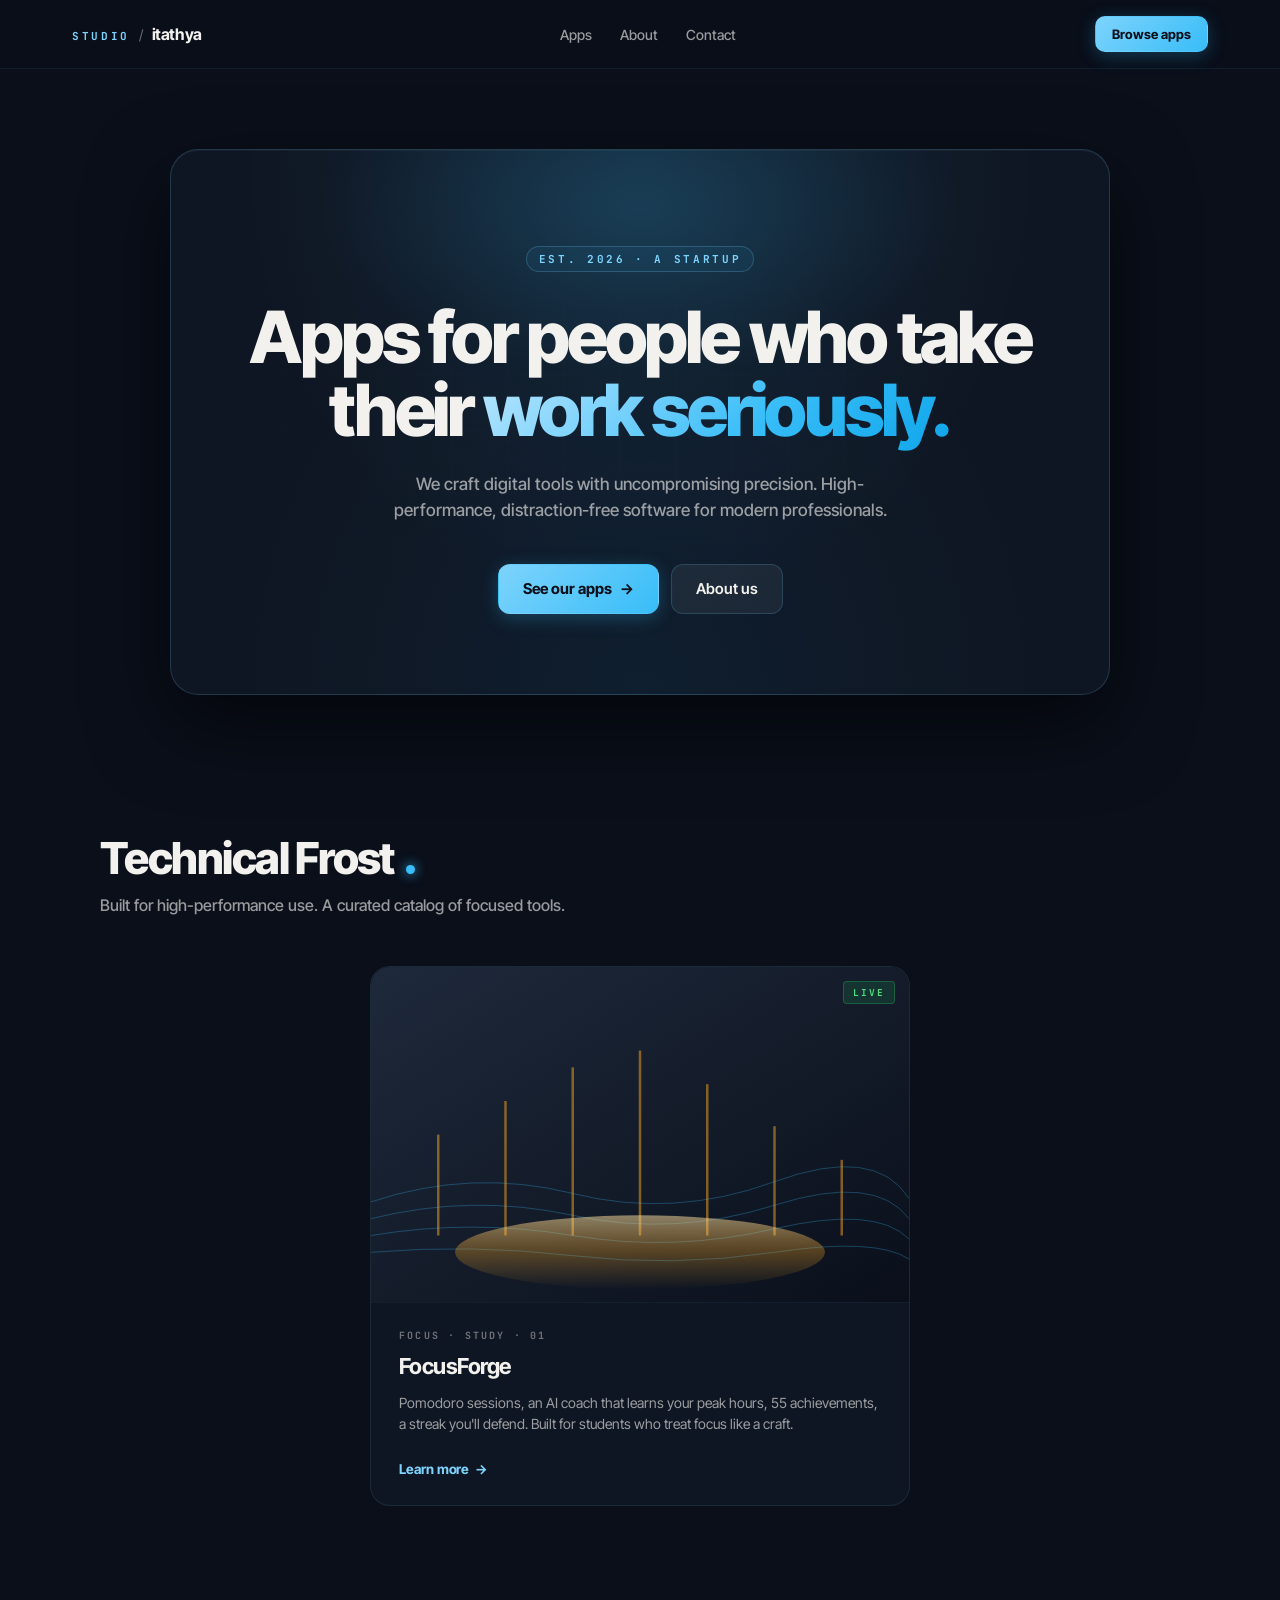
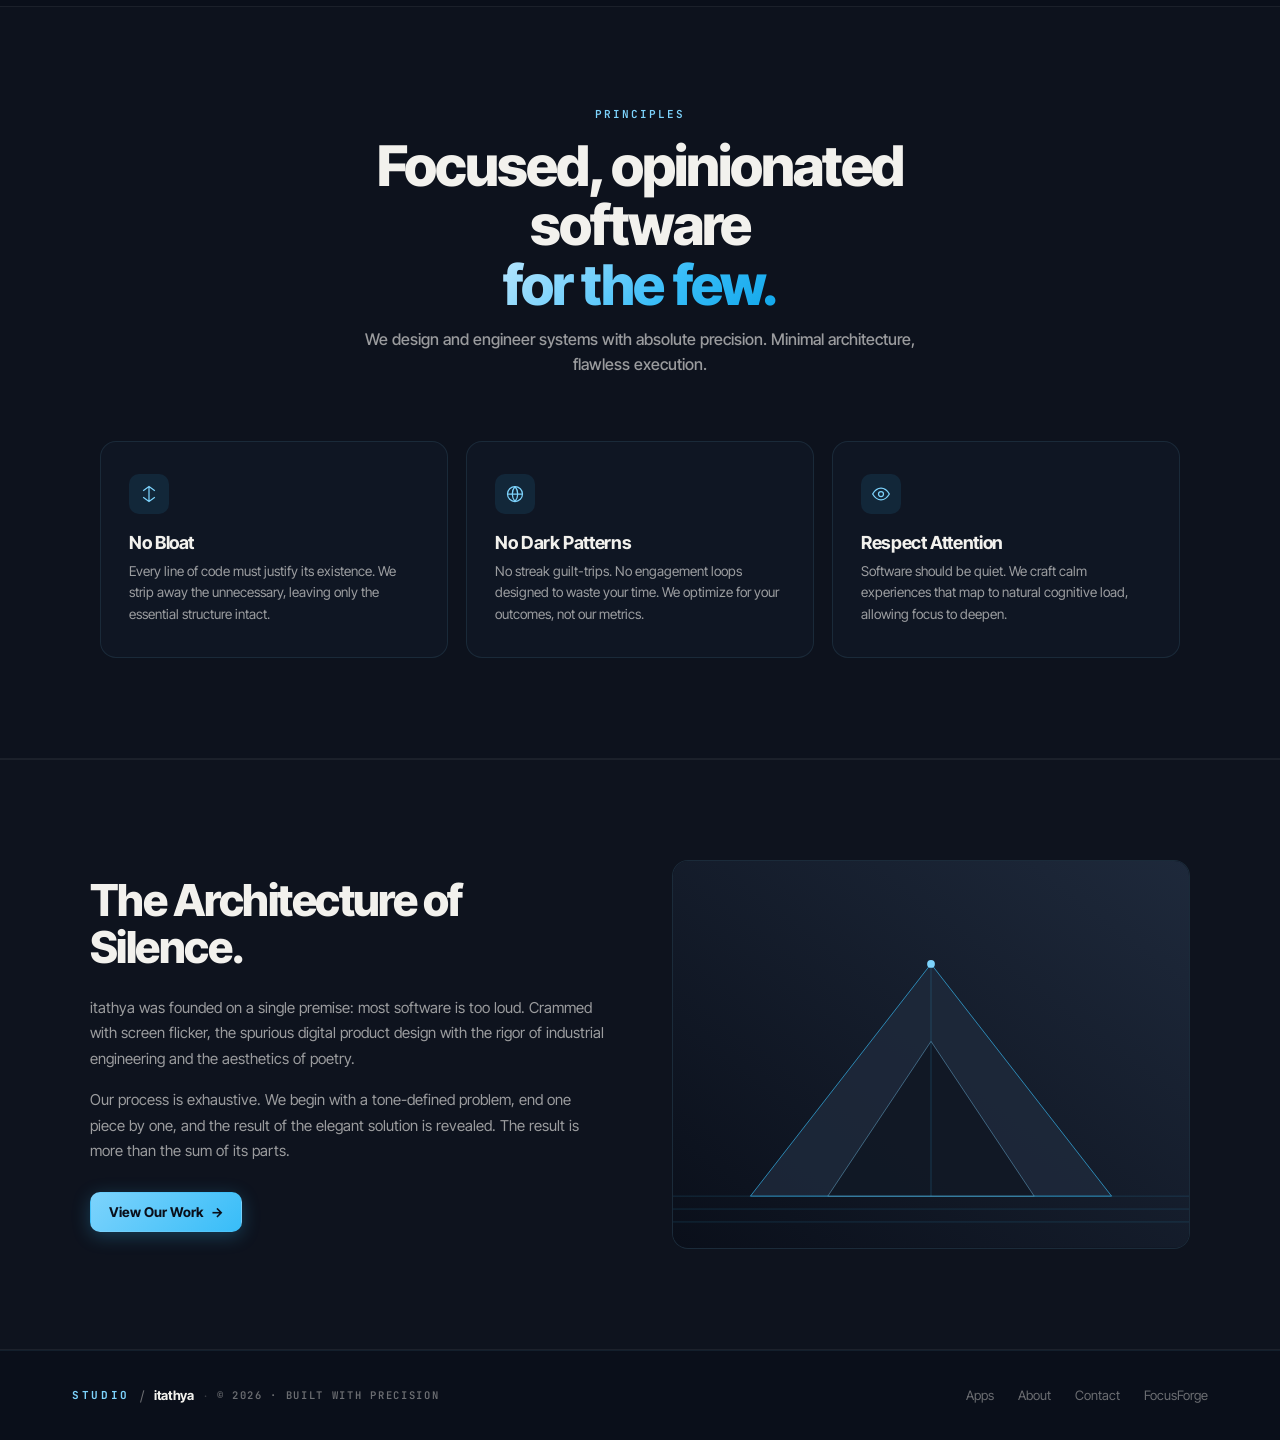
<file: index.html>
<!doctype html>
<html lang="en">
<head>
  <meta charset="utf-8" />
  <title>itathya — apps for people who take their work seriously</title>
  <meta name="viewport" content="width=device-width, initial-scale=1" />
  <meta name="description" content="STUDIO / itathya. We craft digital tools with uncompromising precision. High-performance, distraction-free software for modern professionals." />
  <meta name="theme-color" content="#0A0F1A" />

  <link rel="canonical" href="https://itathya.com/" />
  <meta property="og:type" content="website" />
  <meta property="og:url" content="https://itathya.com/" />
  <meta property="og:title" content="STUDIO / itathya" />
  <meta property="og:description" content="Apps for people who take their work seriously." />
  <meta property="og:site_name" content="itathya" />
  <meta name="twitter:card" content="summary_large_image" />
  <meta name="twitter:title" content="STUDIO / itathya" />
  <meta name="twitter:description" content="Apps for people who take their work seriously." />

  <link rel="icon" type="image/svg+xml" href="data:image/svg+xml;utf8,<svg xmlns='http://www.w3.org/2000/svg' viewBox='0 0 32 32'><rect width='32' height='32' rx='6' fill='%230A0F1A'/><circle cx='16' cy='16' r='5' fill='none' stroke='%2338BDF8' stroke-width='1.5'/><circle cx='16' cy='16' r='1.5' fill='%2338BDF8'/></svg>" />

  <link rel="preconnect" href="https://fonts.googleapis.com" />
  <link rel="preconnect" href="https://fonts.gstatic.com" crossorigin />
  <link href="https://fonts.googleapis.com/css2?family=Inter+Tight:wght@400;500;600;700;800&family=JetBrains+Mono:wght@400;500;600&display=swap" rel="stylesheet" />

  <link rel="stylesheet" href="/styles.css" />
</head>
<body class="ita glacier">

  <!-- ═══ NAV ═══ -->
  <nav class="top glacier-top">
    <div class="wrap nav-inner">
      <a href="/" class="brand-studio-wrap" aria-label="itathya home">
        <span class="brand-studio mono">STUDIO</span>
        <span class="brand-slash" aria-hidden="true">/</span>
        <span class="brand-itathya-text">itathya</span>
      </a>
      <div class="nav-links">
        <a href="#apps">Apps</a>
        <a href="#about">About</a>
        <a href="mailto:support@itathya.com">Contact</a>
      </div>
      <div class="nav-cta">
        <a href="#apps" class="btn btn-sm primary glacier-btn">Browse apps</a>
      </div>
    </div>
  </nav>

  <!-- ═══ HERO ═══ -->
  <header class="glacier-hero">
    <div class="wrap">
      <div class="glacier-hero-card">
        <div class="glacier-hero-grain" aria-hidden="true"></div>
        <div class="glacier-hero-glow" aria-hidden="true"></div>
        <div class="glacier-hero-content">
          <div class="glacier-tag mono">EST. 2026 &middot; A STARTUP</div>
          <h1>Apps for people who take<br/>their <span class="grad">work seriously.</span></h1>
          <p class="lead">
            We craft digital tools with uncompromising precision. High-performance, distraction-free software for modern professionals.
          </p>
          <div class="hero-actions">
            <a href="#apps" class="btn primary lg glacier-btn">See our apps <span class="arrow" aria-hidden="true">&rarr;</span></a>
            <a href="#about" class="btn lg">About us</a>
          </div>
        </div>
      </div>
    </div>
  </header>

  <!-- ═══ APPS CATALOG ═══ -->
  <section id="apps" class="glacier-apps">
    <div class="wrap">
      <div class="glacier-section-head">
        <h2 class="glacier-section-title">Technical Frost<span class="dot-end" aria-hidden="true"></span></h2>
        <p class="glacier-section-sub">Built for high-performance use. A curated catalog of focused tools.</p>
      </div>

      <div class="glacier-grid">

        <a href="/apps/focusforge" class="glacier-card live">
          <div class="glacier-card-art" aria-hidden="true">
            <svg viewBox="0 0 320 200" preserveAspectRatio="xMidYMid slice">
              <defs>
                <linearGradient id="ff-grad" x1="0" y1="0" x2="1" y2="1">
                  <stop offset="0%" stop-color="#1E293B"/>
                  <stop offset="100%" stop-color="#0A0F1A"/>
                </linearGradient>
                <linearGradient id="ff-flame" x1="0" y1="1" x2="0" y2="0">
                  <stop offset="0%" stop-color="#F5A524" stop-opacity="0"/>
                  <stop offset="50%" stop-color="#F5A524" stop-opacity="0.55"/>
                  <stop offset="100%" stop-color="#FFE2A3" stop-opacity="0.95"/>
                </linearGradient>
              </defs>
              <rect width="320" height="200" fill="url(#ff-grad)"/>
              <g opacity="0.35" stroke="#38BDF8" stroke-width="0.5" fill="none">
                <path d="M0,140 Q60,120 120,135 T240,128 T320,138"/>
                <path d="M0,150 Q60,135 120,148 T240,142 T320,150"/>
                <path d="M0,160 Q60,150 120,160 T240,156 T320,162"/>
                <path d="M0,170 Q60,165 120,172 T240,170 T320,174"/>
              </g>
              <g opacity="0.5">
                <line x1="40" y1="160" x2="40" y2="100" stroke="#F5A524" stroke-width="1.5"/>
                <line x1="80" y1="160" x2="80" y2="80"  stroke="#F5A524" stroke-width="1.5"/>
                <line x1="120" y1="160" x2="120" y2="60" stroke="#F5A524" stroke-width="1.5"/>
                <line x1="160" y1="160" x2="160" y2="50" stroke="#F5A524" stroke-width="1.5"/>
                <line x1="200" y1="160" x2="200" y2="70" stroke="#F5A524" stroke-width="1.5"/>
                <line x1="240" y1="160" x2="240" y2="95" stroke="#F5A524" stroke-width="1.5"/>
                <line x1="280" y1="160" x2="280" y2="115" stroke="#F5A524" stroke-width="1.5"/>
              </g>
              <ellipse cx="160" cy="170" rx="110" ry="22" fill="url(#ff-flame)" opacity="0.55"/>
            </svg>
            <div class="glacier-card-status mono">LIVE</div>
          </div>
          <div class="glacier-card-body">
            <div class="glacier-card-meta mono">FOCUS · STUDY · 01</div>
            <h3>FocusForge</h3>
            <p>Pomodoro sessions, an AI coach that learns your peak hours, 55 achievements, a streak you'll defend. Built for students who treat focus like a craft.</p>
            <div class="glacier-card-cta">Learn more <span class="arrow" aria-hidden="true">&rarr;</span></div>
          </div>
        </a>

      </div>
    </div>
  </section>

  <!-- ═══ ABOUT — three principles ═══ -->
  <section id="about" class="glacier-about">
    <div class="wrap">
      <div class="glacier-section-head center">
        <span class="label-mono glacier-eyebrow">PRINCIPLES</span>
        <h2 class="glacier-section-title big">Focused, opinionated software<br/><span class="grad">for the few.</span></h2>
        <p class="glacier-section-sub center">We design and engineer systems with absolute precision. Minimal architecture, flawless execution.</p>
      </div>

      <div class="glacier-principles">
        <div class="glacier-principle">
          <div class="glacier-principle-ic">
            <svg viewBox="0 0 24 24" fill="none" stroke="currentColor" stroke-width="1.5"><path d="M12 3v18M5 8l7-5 7 5M5 16l7 5 7-5"/></svg>
          </div>
          <h3>No Bloat</h3>
          <p>Every line of code must justify its existence. We strip away the unnecessary, leaving only the essential structure intact.</p>
        </div>
        <div class="glacier-principle">
          <div class="glacier-principle-ic">
            <svg viewBox="0 0 24 24" fill="none" stroke="currentColor" stroke-width="1.5"><circle cx="12" cy="12" r="9"/><path d="M3 12h18M12 3a14 14 0 0 1 0 18M12 3a14 14 0 0 0 0 18"/></svg>
          </div>
          <h3>No Dark Patterns</h3>
          <p>No streak guilt-trips. No engagement loops designed to waste your time. We optimize for your outcomes, not our metrics.</p>
        </div>
        <div class="glacier-principle">
          <div class="glacier-principle-ic">
            <svg viewBox="0 0 24 24" fill="none" stroke="currentColor" stroke-width="1.5"><path d="M2 12s4-7 10-7 10 7 10 7-4 7-10 7-10-7-10-7z"/><circle cx="12" cy="12" r="3"/></svg>
          </div>
          <h3>Respect Attention</h3>
          <p>Software should be quiet. We craft calm experiences that map to natural cognitive load, allowing focus to deepen.</p>
        </div>
      </div>
    </div>
  </section>

  <!-- ═══ ARCHITECTURE / VOICE ═══ -->
  <section class="glacier-voice alt">
    <div class="wrap">
      <div class="glacier-voice-grid">
        <div class="glacier-voice-copy">
          <h2 class="glacier-section-title">The Architecture of Silence.</h2>
          <p>itathya was founded on a single premise: most software is too loud. Crammed with screen flicker, the spurious digital product design with the rigor of industrial engineering and the aesthetics of poetry.</p>
          <p>Our process is exhaustive. We begin with a tone-defined problem, end one piece by one, and the result of the elegant solution is revealed. The result is more than the sum of its parts.</p>
          <div class="glacier-voice-cta">
            <a href="#apps" class="btn primary glacier-btn">View Our Work <span class="arrow" aria-hidden="true">&rarr;</span></a>
          </div>
        </div>
        <div class="glacier-voice-art" aria-hidden="true">
          <svg viewBox="0 0 400 300" preserveAspectRatio="xMidYMid slice">
            <defs>
              <linearGradient id="m1" x1="0" y1="1" x2="1" y2="0">
                <stop offset="0%" stop-color="#0A0F1A"/>
                <stop offset="100%" stop-color="#1E293B"/>
              </linearGradient>
            </defs>
            <rect width="400" height="300" fill="url(#m1)"/>
            <polygon points="60,260 200,80 340,260" fill="#1E293B" stroke="#38BDF8" stroke-width="0.6" opacity="0.85"/>
            <polygon points="120,260 200,140 280,260" fill="#0A0F1A" stroke="#7DD3FC" stroke-width="0.5" opacity="0.6"/>
            <line x1="200" y1="80" x2="200" y2="260" stroke="#38BDF8" stroke-width="0.4" opacity="0.4"/>
            <circle cx="200" cy="80" r="3" fill="#7DD3FC"/>
            <g opacity="0.4">
              <line x1="0" y1="260" x2="400" y2="260" stroke="#38BDF8" stroke-width="0.3"/>
              <line x1="0" y1="270" x2="400" y2="270" stroke="#38BDF8" stroke-width="0.3"/>
              <line x1="0" y1="280" x2="400" y2="280" stroke="#38BDF8" stroke-width="0.3"/>
            </g>
          </svg>
        </div>
      </div>
    </div>
  </section>

  <!-- ═══ FOOTER ═══ -->
  <footer class="glacier-footer">
    <div class="wrap foot-inner">
      <div class="foot-brand">
        <span class="brand-studio mono">STUDIO</span>
        <span class="brand-slash" aria-hidden="true">/</span>
        <span class="brand-itathya-text">itathya</span>
        <span class="foot-sep" aria-hidden="true">&middot;</span>
        <span class="foot-by mono">&copy; 2026 &middot; built with precision</span>
      </div>
      <div class="foot-links">
        <a href="#apps">Apps</a>
        <a href="#about">About</a>
        <a href="mailto:support@itathya.com">Contact</a>
        <a href="/apps/focusforge">FocusForge</a>
      </div>
    </div>
  </footer>

</body>
</html>
</file>
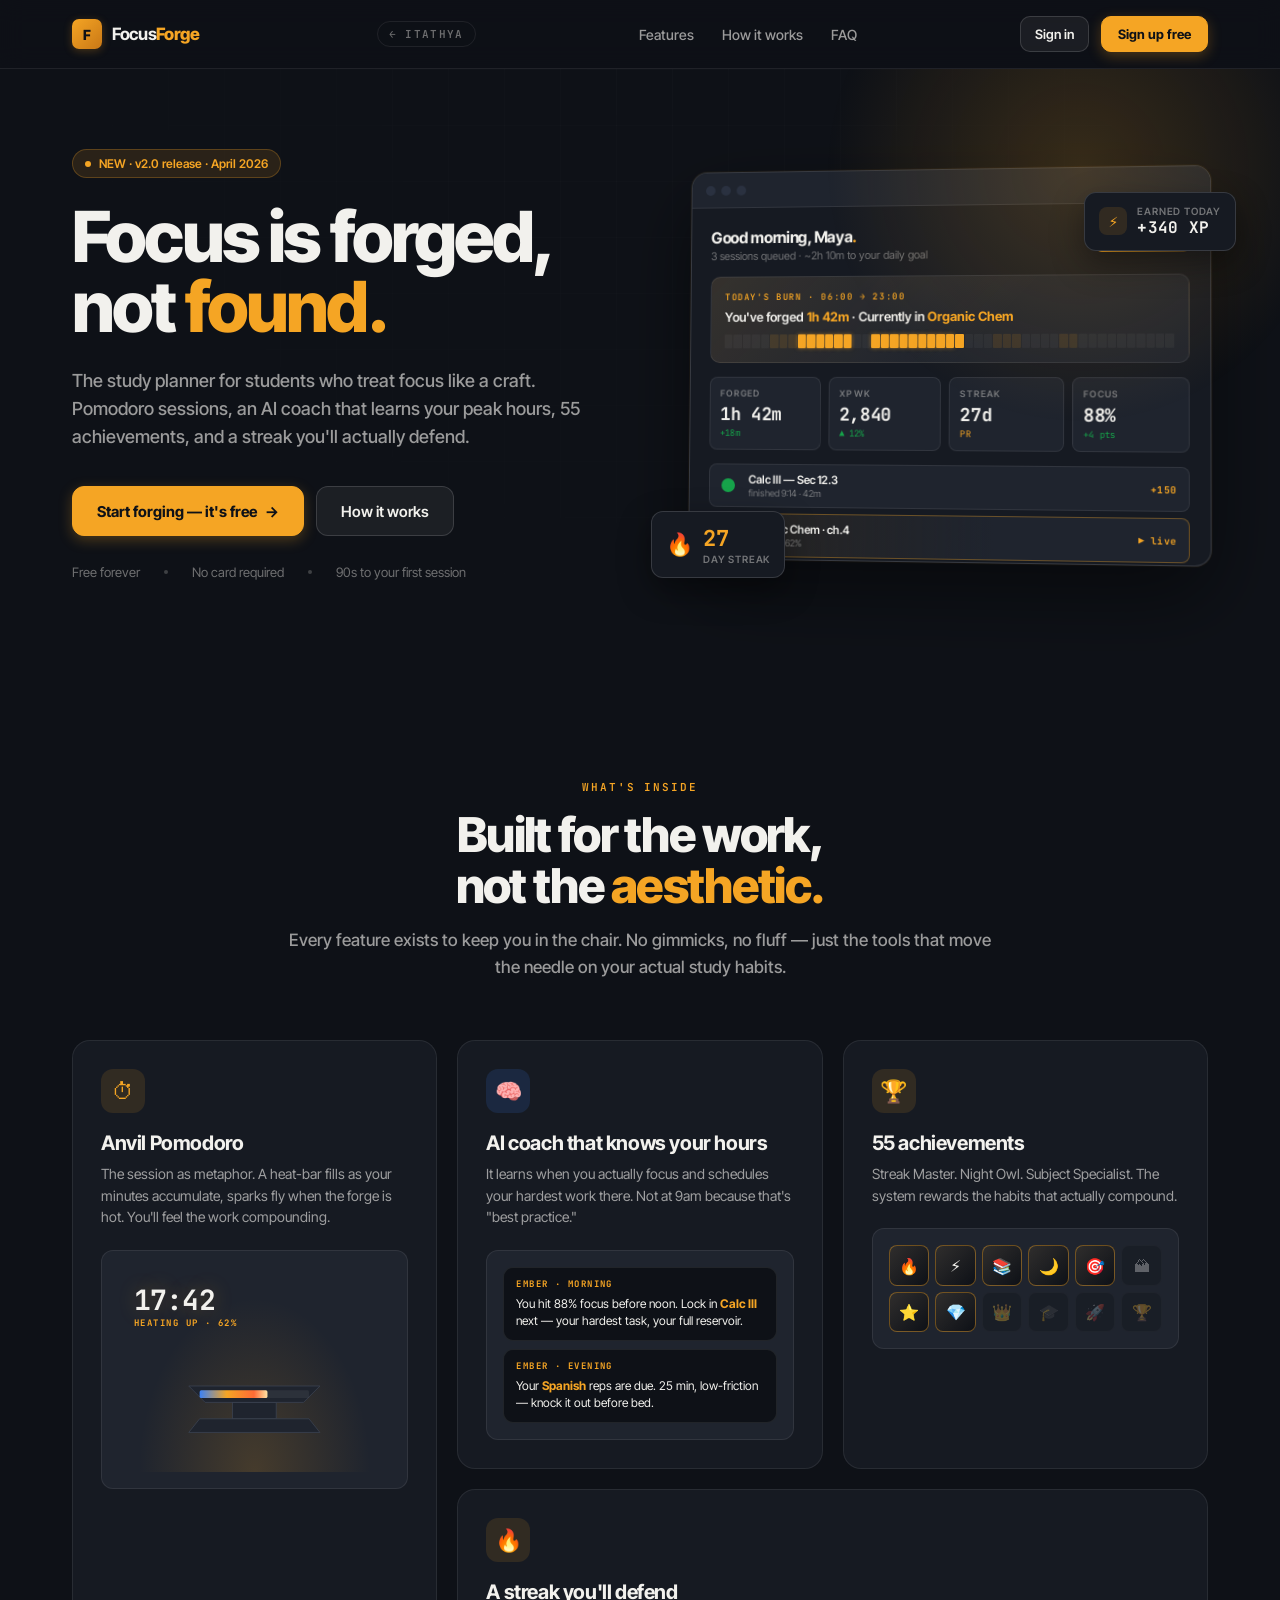
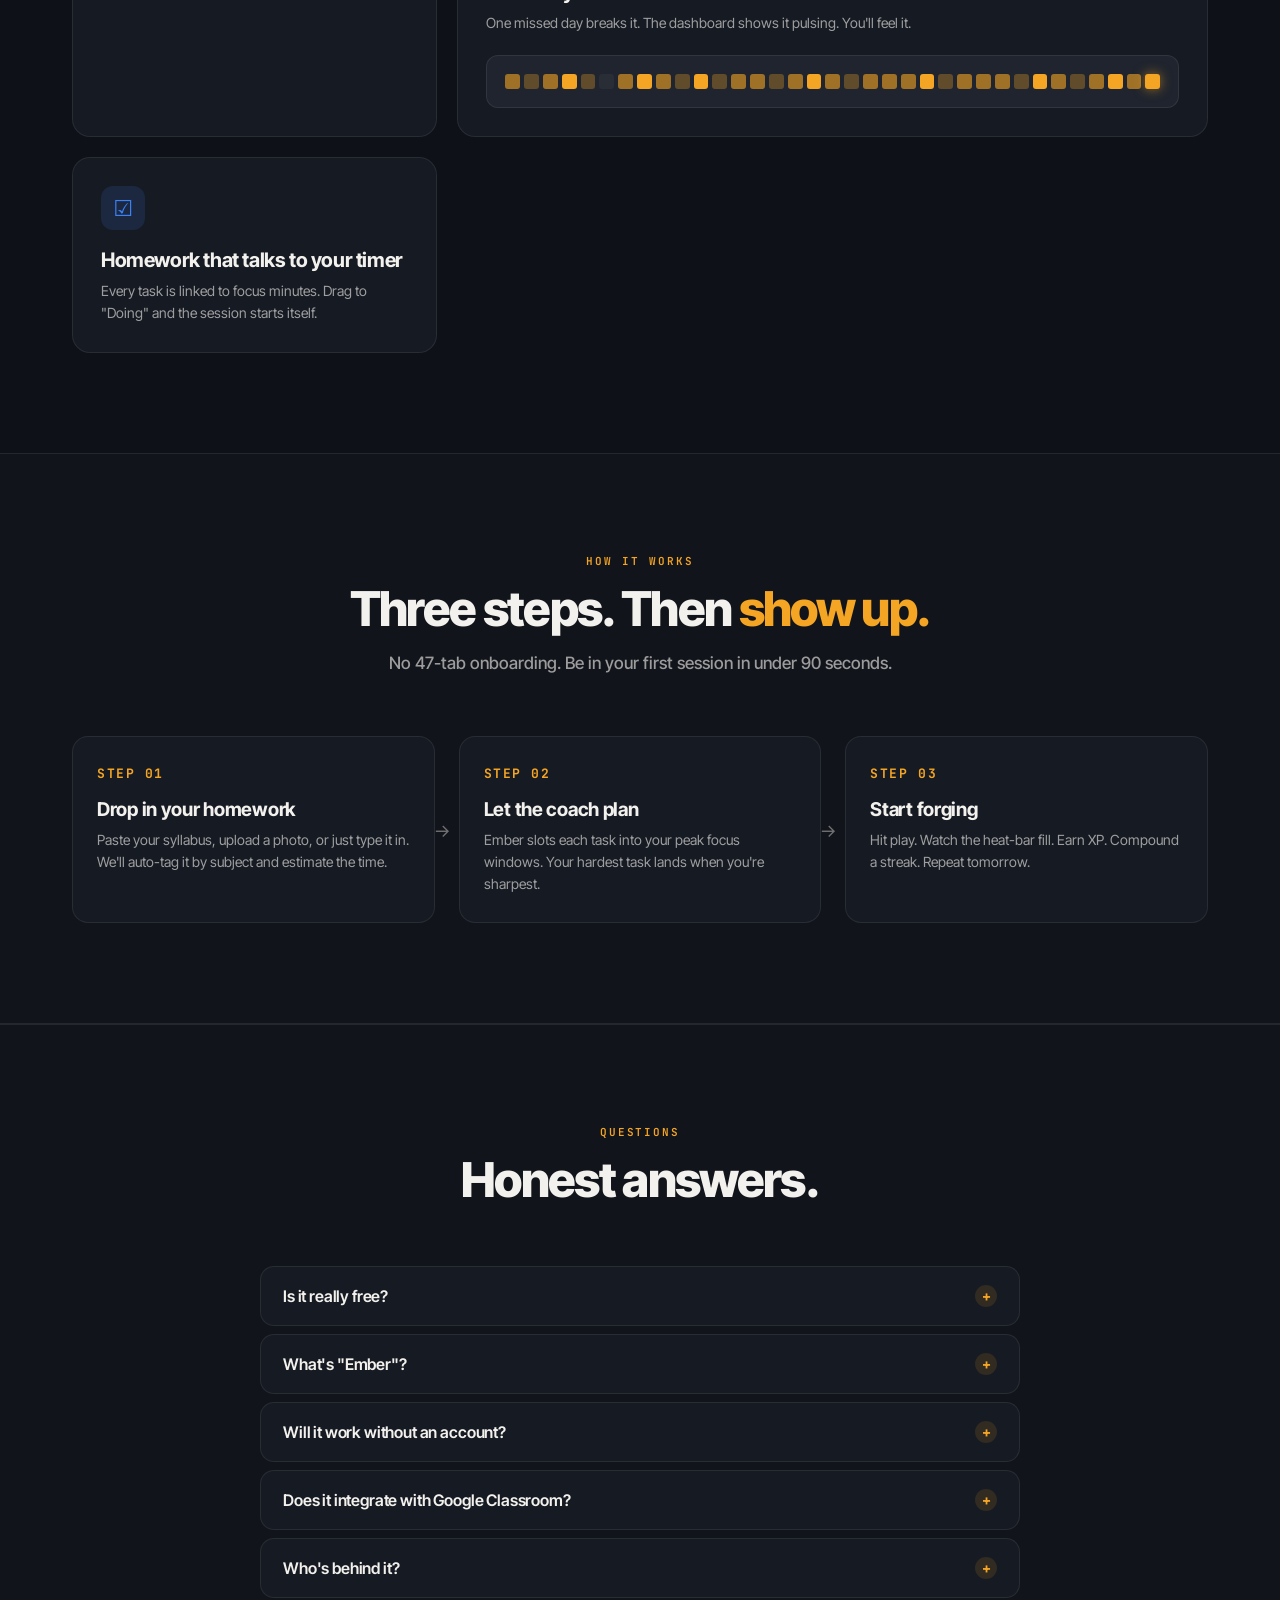
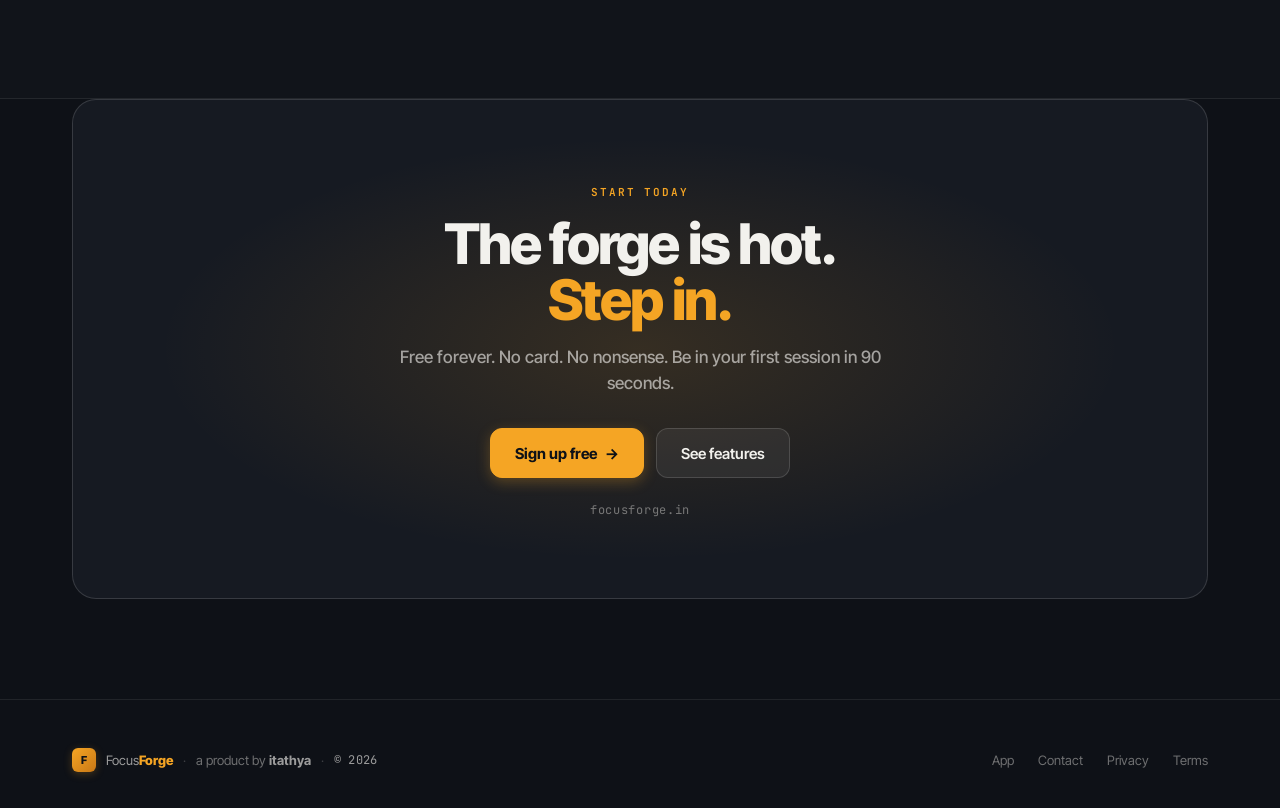
<file: apps/focusforge/index.html>
<!doctype html>
<html lang="en">
<head>
  <meta charset="utf-8" />
  <title>Focus Forge — Focus is forged, not found.</title>
  <meta name="viewport" content="width=device-width, initial-scale=1" />
  <meta name="description" content="The study planner for students who treat focus like a craft. Pomodoro sessions, an AI coach that learns your peak hours, 55 achievements, and a streak you'll actually defend. A product by itathya." />
  <meta name="theme-color" content="#0E1117" />

  <!-- Canonical + Open Graph -->
  <link rel="canonical" href="https://itathya.com/apps/focusforge" />
  <meta property="og:type" content="website" />
  <meta property="og:url" content="https://itathya.com/apps/focusforge" />
  <meta property="og:title" content="Focus Forge — Focus is forged, not found." />
  <meta property="og:description" content="The study planner for students who treat focus like a craft." />
  <meta property="og:site_name" content="Focus Forge by itathya" />
  <meta name="twitter:card" content="summary_large_image" />
  <meta name="twitter:title" content="Focus Forge — Focus is forged, not found." />
  <meta name="twitter:description" content="The study planner for students who treat focus like a craft." />

  <!-- Favicon: anvil + spark mark -->
  <link rel="icon" type="image/svg+xml" href="data:image/svg+xml;utf8,<svg xmlns='http://www.w3.org/2000/svg' viewBox='0 0 32 32'><rect width='32' height='32' rx='6' fill='%230E1117'/><path d='M16 4 L18.4 7.8 L16 11.6 L13.6 7.8 Z' fill='%23F5A524'/><path d='M3.5 16.5 L6 14.5 L8.5 14 L26 14 L26 17.5 L8.5 17.5 L3.5 17.5 Z' fill='%23F2F1ED'/><path d='M11.5 17.5 L20.5 17.5 L19.5 22 L12.5 22 Z' fill='%23F2F1ED'/><path d='M7.5 22 L24.5 22 L26.5 26.5 L5.5 26.5 Z' fill='%23F2F1ED'/></svg>" />

  <link rel="preconnect" href="https://fonts.googleapis.com" />
  <link rel="preconnect" href="https://fonts.gstatic.com" crossorigin />
  <link href="https://fonts.googleapis.com/css2?family=Inter+Tight:wght@400;500;600;700;800&family=JetBrains+Mono:wght@400;500;600&display=swap" rel="stylesheet" />

  <link rel="stylesheet" href="/styles.css" />
</head>
<body>

  <!-- ═══ NAV ═══ -->
  <nav class="top">
    <div class="wrap nav-inner">
      <a href="/apps/focusforge" class="brand" aria-label="Focus Forge home">
        <span class="brand-mark" aria-hidden="true">F</span>
        <span>Focus<span class="brand-accent">Forge</span></span>
      </a>
      <a href="/" class="back-to-itathya" aria-label="Back to itathya">← itathya</a>
      <div class="nav-links">
        <a href="#features">Features</a>
        <a href="#how">How it works</a>
        <a href="#faq">FAQ</a>
      </div>
      <div class="nav-cta">
        <a href="https://focusforge.in" class="btn btn-sm">Sign in</a>
        <a href="https://focusforge.in" class="btn btn-sm primary">Sign up free</a>
      </div>
    </div>
  </nav>

  <!-- ═══ HERO ═══ -->
  <header class="hero">
    <div class="wrap hero-inner">
      <div>
        <div class="hero-tag"><span class="pulse" aria-hidden="true"></span> NEW · v2.0 release · April 2026</div>
        <h1>Focus is forged,<br/>not <span class="accent">found.</span></h1>
        <p class="lead">
          The study planner for students who treat focus like a craft. Pomodoro sessions, an AI coach that learns your peak hours, 55 achievements, and a streak you'll actually defend.
        </p>
        <div class="hero-actions">
          <a href="https://focusforge.in" class="btn primary lg">Start forging — it's free <span class="arrow" aria-hidden="true">→</span></a>
          <a href="#how" class="btn lg">How it works</a>
        </div>
        <div class="hero-meta">
          <span>Free forever</span>
          <span class="dot" aria-hidden="true"></span>
          <span>No card required</span>
          <span class="dot" aria-hidden="true"></span>
          <span>90s to your first session</span>
        </div>
      </div>

      <div class="hero-shot-wrap">
        <div class="hero-shot" role="img" aria-label="Focus Forge dashboard preview">
          <div class="hero-shot-top"><span></span><span></span><span></span></div>
          <div class="hero-shot-body">
            <div class="hs-row">
              <div>
                <div class="hs-title">Good morning, Maya<span class="accent">.</span></div>
                <div class="hs-sub">3 sessions queued · ~2h 10m to your daily goal</div>
              </div>
              <div class="hs-start-pill">▶ Start session</div>
            </div>

            <div class="hs-burn">
              <div class="label-mono hs-burn-label">TODAY'S BURN · 06:00 → 23:00</div>
              <div class="hs-burn-h">You've forged <b>1h 42m</b> · Currently in <b>Organic Chem</b></div>
              <div class="hs-strip" id="hsstrip"></div>
            </div>

            <div class="hs-stats">
              <div class="hs-stat"><div class="hs-stat-lbl">Forged</div><div class="hs-stat-val mono">1h 42m</div><div class="hs-stat-delta ok mono">+18m</div></div>
              <div class="hs-stat"><div class="hs-stat-lbl">XP wk</div><div class="hs-stat-val mono">2,840</div><div class="hs-stat-delta ok mono">▲ 12%</div></div>
              <div class="hs-stat"><div class="hs-stat-lbl">Streak</div><div class="hs-stat-val mono">27d</div><div class="hs-stat-delta ember mono">PR</div></div>
              <div class="hs-stat"><div class="hs-stat-lbl">Focus</div><div class="hs-stat-val mono">88%</div><div class="hs-stat-delta ok mono">+4 pts</div></div>
            </div>

            <div class="hs-list">
              <div class="hs-task done"><div class="hs-task-dot"></div><div><div class="hs-task-title">Calc III — Sec 12.3</div><div class="hs-task-meta">finished 9:14 · 42m</div></div><div class="hs-task-xp mono">+150</div></div>
              <div class="hs-task active"><div class="hs-task-dot"></div><div><div class="hs-task-title">Organic Chem · ch.4</div><div class="hs-task-meta">14m left · 62%</div></div><div class="hs-task-xp mono">▶ live</div></div>
            </div>
          </div>
        </div>

        <div class="hero-float streak" aria-hidden="true">
          <span class="ic">🔥</span>
          <div>
            <div class="num mono">27</div>
            <div class="lbl">Day streak</div>
          </div>
        </div>
        <div class="hero-float xp" aria-hidden="true">
          <div class="ic">⚡</div>
          <div>
            <div class="lbl">Earned today</div>
            <div class="num mono">+340 XP</div>
          </div>
        </div>
      </div>
    </div>
  </header>

  <!-- ═══ FEATURES ═══ -->
  <section id="features">
    <div class="wrap">
      <div class="sec-head">
        <span class="label-mono sec-eyebrow">What's inside</span>
        <h2>Built for the work,<br/>not the <span class="accent">aesthetic.</span></h2>
        <p>Every feature exists to keep you in the chair. No gimmicks, no fluff — just the tools that move the needle on your actual study habits.</p>
      </div>

      <div class="features">
        <div class="feat tall">
          <div class="feat-ic" aria-hidden="true">⏱</div>
          <h3>Anvil Pomodoro</h3>
          <p>The session as metaphor. A heat-bar fills as your minutes accumulate, sparks fly when the forge is hot. You'll feel the work compounding.</p>
          <div class="feat-mock">
            <div class="feat-anvil-stage">
              <div class="feat-timer-num mono">17:42</div>
              <div class="feat-timer-state mono">HEATING UP · 62%</div>
              <svg viewBox="0 0 400 240" aria-hidden="true">
                <defs>
                  <linearGradient id="heat" x1="0" y1="0" x2="1" y2="0">
                    <stop offset="0%" stop-color="#3B82F6"/>
                    <stop offset="40%" stop-color="#F5A524"/>
                    <stop offset="80%" stop-color="#FF6B35"/>
                    <stop offset="100%" stop-color="#FFE2A3"/>
                  </linearGradient>
                </defs>
                <polygon points="80,150 320,150 290,180 110,180" fill="#1F242E" stroke="#3A4150" stroke-width="1.5"/>
                <rect x="160" y="180" width="80" height="30" fill="#1F242E" stroke="#3A4150" stroke-width="1.5"/>
                <polygon points="100,210 300,210 320,235 80,235" fill="#1F242E" stroke="#3A4150" stroke-width="1.5"/>
                <rect x="100" y="158" width="200" height="14" rx="3" fill="rgba(255,255,255,0.06)"/>
                <rect x="100" y="158" width="124" height="14" rx="3" fill="url(#heat)"/>
                <circle cx="200" cy="130" r="3" fill="#F5A524" class="spark s1"/>
                <circle cx="180" cy="110" r="2" fill="#F5A524" class="spark s2"/>
                <circle cx="220" cy="100" r="4" fill="#F5A524" class="spark s3"/>
                <circle cx="240" cy="122" r="2" fill="#F5A524" class="spark s4"/>
                <circle cx="160" cy="124" r="2.5" fill="#F5A524" class="spark s5"/>
              </svg>
            </div>
          </div>
        </div>

        <div class="feat">
          <div class="feat-ic arc" aria-hidden="true">🧠</div>
          <h3>AI coach that knows your hours</h3>
          <p>It learns when you actually focus and schedules your hardest work there. Not at 9am because that's "best practice."</p>
          <div class="feat-mock feat-coach">
            <div class="feat-coach-msg">
              <span class="who mono">EMBER · MORNING</span>
              You hit 88% focus before noon. Lock in <b>Calc III</b> next — your hardest task, your full reservoir.
            </div>
            <div class="feat-coach-msg">
              <span class="who mono">EMBER · EVENING</span>
              Your <b>Spanish</b> reps are due. 25 min, low-friction — knock it out before bed.
            </div>
          </div>
        </div>

        <div class="feat">
          <div class="feat-ic" aria-hidden="true">🏆</div>
          <h3>55 achievements</h3>
          <p>Streak Master. Night Owl. Subject Specialist. The system rewards the habits that actually compound.</p>
          <div class="feat-mock">
            <div class="feat-badges">
              <div class="feat-badge earned">🔥</div>
              <div class="feat-badge earned">⚡</div>
              <div class="feat-badge earned">📚</div>
              <div class="feat-badge earned">🌙</div>
              <div class="feat-badge earned">🎯</div>
              <div class="feat-badge locked">🏔</div>
              <div class="feat-badge earned">⭐</div>
              <div class="feat-badge earned">💎</div>
              <div class="feat-badge locked">👑</div>
              <div class="feat-badge locked">🎓</div>
              <div class="feat-badge locked">🚀</div>
              <div class="feat-badge locked">🏆</div>
            </div>
          </div>
        </div>

        <div class="feat wide">
          <div class="feat-ic" aria-hidden="true">🔥</div>
          <h3>A streak you'll defend</h3>
          <p>One missed day breaks it. The dashboard shows it pulsing. You'll feel it.</p>
          <div class="feat-mock streak-mock">
            <div class="streak-grid" id="streakcells"></div>
          </div>
        </div>

        <div class="feat">
          <div class="feat-ic arc" aria-hidden="true">☑</div>
          <h3>Homework that talks to your timer</h3>
          <p>Every task is linked to focus minutes. Drag to "Doing" and the session starts itself.</p>
        </div>
      </div>
    </div>
  </section>

  <!-- ═══ HOW IT WORKS ═══ -->
  <section id="how" class="alt">
    <div class="wrap">
      <div class="sec-head">
        <span class="label-mono sec-eyebrow">How it works</span>
        <h2>Three steps. Then <span class="accent">show up.</span></h2>
        <p>No 47-tab onboarding. Be in your first session in under 90 seconds.</p>
      </div>
      <div class="steps">
        <div class="step">
          <div class="step-num mono">STEP 01</div>
          <h3>Drop in your homework</h3>
          <p>Paste your syllabus, upload a photo, or just type it in. We'll auto-tag it by subject and estimate the time.</p>
          <div class="step-arrow" aria-hidden="true">→</div>
        </div>
        <div class="step">
          <div class="step-num mono">STEP 02</div>
          <h3>Let the coach plan</h3>
          <p>Ember slots each task into your peak focus windows. Your hardest task lands when you're sharpest.</p>
          <div class="step-arrow" aria-hidden="true">→</div>
        </div>
        <div class="step">
          <div class="step-num mono">STEP 03</div>
          <h3>Start forging</h3>
          <p>Hit play. Watch the heat-bar fill. Earn XP. Compound a streak. Repeat tomorrow.</p>
        </div>
      </div>
    </div>
  </section>

  <!-- ═══ FAQ ═══ -->
  <section id="faq" class="alt">
    <div class="wrap">
      <div class="sec-head">
        <span class="label-mono sec-eyebrow">Questions</span>
        <h2>Honest answers.</h2>
      </div>
      <div class="faq-grid">
        <details class="faq">
          <summary><span>Is it really free?</span><span class="faq-mark" aria-hidden="true">+</span></summary>
          <p>Yes. No card, no trial timer, no surprise paywall. We may add an optional pro tier later, but the core — Pomodoro, homework, AI coach, streaks, achievements — stays free forever.</p>
        </details>
        <details class="faq">
          <summary><span>What's "Ember"?</span><span class="faq-mark" aria-hidden="true">+</span></summary>
          <p>Ember is the AI coach. It learns when you actually focus, what subjects drain you, and slots tasks into your peak windows. Less generic productivity advice, more "you ship 88% of your hard work before noon — let's protect that."</p>
        </details>
        <details class="faq">
          <summary><span>Will it work without an account?</span><span class="faq-mark" aria-hidden="true">+</span></summary>
          <p>You can try the timer in guest mode. To save streaks, sync homework, or earn XP, you'll want to sign up — takes about 30 seconds.</p>
        </details>
        <details class="faq">
          <summary><span>Does it integrate with Google Classroom?</span><span class="faq-mark" aria-hidden="true">+</span></summary>
          <p>Paste a syllabus, photograph an assignment, or import a Google Doc — Focus Forge auto-tags by subject and estimates time. Direct Google Classroom sync is on the roadmap for this term.</p>
        </details>
        <details class="faq">
          <summary><span>Who's behind it?</span><span class="faq-mark" aria-hidden="true">+</span></summary>
          <p>Focus Forge is a product by <b>itathya</b> — a small studio building tools for people who want to take their work seriously. Reach us at support@itathya.com.</p>
        </details>
      </div>
    </div>
  </section>

  <!-- ═══ CTA ═══ -->
  <section class="cta-section">
    <div class="wrap">
      <div class="cta-block">
        <span class="label-mono cta-eyebrow">START TODAY</span>
        <h2>The forge is hot.<br/><span class="accent">Step in.</span></h2>
        <p>Free forever. No card. No nonsense. Be in your first session in 90 seconds.</p>
        <div class="row">
          <a href="https://focusforge.in" class="btn primary lg">Sign up free <span class="arrow" aria-hidden="true">→</span></a>
          <a href="#features" class="btn lg">See features</a>
        </div>
        <div class="cta-url mono">focusforge.in</div>
      </div>
    </div>
  </section>

  <!-- ═══ FOOTER ═══ -->
  <footer>
    <div class="wrap foot-inner">
      <div class="foot-brand">
        <span class="brand-mark sm" aria-hidden="true">F</span>
        <span>Focus<span class="brand-accent">Forge</span></span>
        <span class="foot-sep" aria-hidden="true">·</span>
        <span class="foot-by">a product by <a href="/" class="foot-org">itathya</a></span>
        <span class="foot-sep" aria-hidden="true">·</span>
        <span class="foot-year mono">© 2026</span>
      </div>
      <div class="foot-links">
        <a href="https://focusforge.in">App</a>
        <a href="mailto:support@itathya.com">Contact</a>
        <a href="/privacy">Privacy</a>
        <a href="/terms">Terms</a>
      </div>
    </div>
  </footer>

  <script src="/main.js" defer></script>
</body>
</html>
</file>
<file: styles.css>
/* ─────────────────────────────────────────────────────────────
   Focus Forge — itathya.com landing page
   Design tokens match the v1 app: ink + ember + arc blue.
   Inter Tight (UI) + JetBrains Mono (instrumentation).
   ───────────────────────────────────────────────────────────── */

:root {
  --ink: #0E1117;
  --ink-2: #161A22;
  --ink-3: #1F242E;
  --ink-4: #2A3140;
  --line: rgba(255, 255, 255, 0.08);
  --line-2: rgba(255, 255, 255, 0.14);
  --paper: #F2F1ED;
  --ember: #F5A524;
  --ember-2: #FFB94A;
  --ember-dim: rgba(245, 165, 36, 0.12);
  --arc: #3B82F6;
  --arc-dim: rgba(59, 130, 246, 0.14);
  --ok: #16A34A;
  --text: #F2F1ED;
  --text-dim: rgba(242, 241, 237, 0.62);
  --text-mute: rgba(242, 241, 237, 0.42);
}

* { box-sizing: border-box; }

html, body {
  background: var(--ink);
  margin: 0;
  color: var(--text);
  font-family: 'Inter Tight', system-ui, -apple-system, BlinkMacSystemFont, sans-serif;
  -webkit-font-smoothing: antialiased;
  -moz-osx-font-smoothing: grayscale;
}

a { color: inherit; text-decoration: none; }
button { font-family: inherit; cursor: pointer; }

.mono {
  font-family: 'JetBrains Mono', ui-monospace, SFMono-Regular, Menlo, monospace;
  font-feature-settings: "tnum";
  letter-spacing: 0.02em;
}

.accent { color: var(--ember); }

/* ── Layout ── */
.wrap {
  max-width: 1200px;
  margin: 0 auto;
  padding: 0 32px;
}

.label-mono {
  font-family: 'JetBrains Mono', monospace;
  font-size: 11px;
  letter-spacing: 0.18em;
  text-transform: uppercase;
  color: var(--text-mute);
  font-weight: 600;
}

/* ── Nav ── */
nav.top {
  position: sticky;
  top: 0;
  z-index: 50;
  background: rgba(14, 17, 23, 0.82);
  backdrop-filter: blur(12px);
  -webkit-backdrop-filter: blur(12px);
  border-bottom: 1px solid var(--line);
}

.nav-inner {
  display: flex;
  align-items: center;
  justify-content: space-between;
  height: 68px;
}

.brand {
  display: flex;
  align-items: center;
  gap: 10px;
  font-weight: 700;
  letter-spacing: -0.02em;
  font-size: 17px;
}

.brand-accent { color: var(--ember); font-weight: 800; }

.brand-mark {
  width: 30px;
  height: 30px;
  border-radius: 7px;
  background: linear-gradient(135deg, var(--ember), #C97816);
  display: inline-flex;
  align-items: center;
  justify-content: center;
  color: var(--ink);
  font-weight: 800;
  font-size: 14px;
  box-shadow: 0 2px 8px rgba(245, 165, 36, 0.25);
}

.brand-mark.sm {
  width: 24px;
  height: 24px;
  font-size: 11px;
  border-radius: 6px;
}

.nav-links {
  display: flex;
  align-items: center;
  gap: 28px;
  font-size: 14px;
  color: var(--text-dim);
  font-weight: 500;
}

.nav-links a { transition: color 0.15s; }
.nav-links a:hover { color: var(--text); }

.nav-cta {
  display: flex;
  align-items: center;
  gap: 12px;
}

/* ── Buttons ── */
.btn {
  display: inline-flex;
  align-items: center;
  justify-content: center;
  gap: 8px;
  height: 40px;
  padding: 0 18px;
  border-radius: 10px;
  background: rgba(255, 255, 255, 0.06);
  color: var(--text);
  border: 1px solid var(--line-2);
  font-size: 13.5px;
  font-weight: 600;
  transition: background 0.15s, border-color 0.15s, transform 0.15s;
}

.btn:hover { background: rgba(255, 255, 255, 0.1); }

.btn.primary {
  background: var(--ember);
  color: var(--ink);
  border-color: var(--ember);
  font-weight: 700;
  box-shadow: 0 4px 14px rgba(245, 165, 36, 0.28);
}

.btn.primary:hover {
  background: var(--ember-2);
  border-color: var(--ember-2);
}

.btn.lg {
  height: 50px;
  padding: 0 24px;
  font-size: 15px;
  border-radius: 12px;
}

.btn.btn-sm {
  height: 36px;
  padding: 0 14px;
  font-size: 13px;
}

.btn.btn-sm.primary { padding: 0 16px; }

.btn .arrow { transition: transform 0.2s; }
.btn:hover .arrow { transform: translateX(3px); }

/* ── Hero ── */
.hero {
  padding: 80px 0 100px;
  position: relative;
  overflow: hidden;
}

.hero::before {
  content: "";
  position: absolute;
  inset: 0;
  pointer-events: none;
  opacity: 0.6;
  background-image:
    linear-gradient(to right, rgba(255, 255, 255, 0.025) 1px, transparent 1px),
    linear-gradient(to bottom, rgba(255, 255, 255, 0.025) 1px, transparent 1px);
  background-size: 56px 56px;
  -webkit-mask-image: radial-gradient(ellipse at top, black 0%, transparent 70%);
  mask-image: radial-gradient(ellipse at top, black 0%, transparent 70%);
}

.hero::after {
  content: "";
  position: absolute;
  top: -200px;
  right: -100px;
  width: 600px;
  height: 600px;
  border-radius: 50%;
  background: radial-gradient(circle, rgba(245, 165, 36, 0.18), transparent 60%);
  pointer-events: none;
}

.hero-inner {
  position: relative;
  display: grid;
  grid-template-columns: 1.05fr 1fr;
  gap: 60px;
  align-items: center;
}

.hero-tag {
  display: inline-flex;
  align-items: center;
  gap: 8px;
  padding: 6px 12px;
  border-radius: 99px;
  background: var(--ember-dim);
  color: var(--ember);
  font-size: 12px;
  font-weight: 600;
  border: 1px solid rgba(245, 165, 36, 0.25);
  margin-bottom: 24px;
}

.hero-tag .pulse {
  width: 6px;
  height: 6px;
  border-radius: 50%;
  background: var(--ember);
  animation: pulse 1.6s infinite;
}

@keyframes pulse {
  0%, 100% { opacity: 1; }
  50% { opacity: 0.4; }
}

.hero h1 {
  font-size: clamp(40px, 5.5vw, 72px);
  font-weight: 800;
  letter-spacing: -0.04em;
  line-height: 1;
  margin: 0 0 24px;
}

.hero p.lead {
  font-size: 18px;
  color: var(--text-dim);
  line-height: 1.55;
  margin: 0 0 36px;
  max-width: 540px;
  font-weight: 500;
}

.hero-actions {
  display: flex;
  gap: 12px;
  align-items: center;
  flex-wrap: wrap;
}

.hero-meta {
  margin-top: 28px;
  display: flex;
  align-items: center;
  gap: 24px;
  font-size: 13px;
  color: var(--text-mute);
}

.hero-meta .dot {
  width: 4px;
  height: 4px;
  border-radius: 50%;
  background: currentColor;
  opacity: 0.5;
}

.hero-meta b { color: var(--text); font-weight: 700; }

/* ── Hero shot — visual mock of v2 dashboard ── */
.hero-shot-wrap { position: relative; }

.hero-shot {
  position: relative;
  border-radius: 16px;
  background: var(--ink-2);
  border: 1px solid var(--line-2);
  box-shadow: 0 30px 80px rgba(0, 0, 0, 0.5), 0 0 0 1px rgba(245, 165, 36, 0.06);
  overflow: hidden;
  aspect-ratio: 4 / 3;
  transform: perspective(1600px) rotateY(-7deg) rotateX(2deg);
}

.hero-shot-top {
  height: 36px;
  background: var(--ink-3);
  border-bottom: 1px solid var(--line);
  display: flex;
  align-items: center;
  gap: 6px;
  padding: 0 14px;
}

.hero-shot-top span {
  width: 10px;
  height: 10px;
  border-radius: 50%;
  background: var(--ink-4);
}

.hero-shot-body {
  padding: 20px;
  display: flex;
  flex-direction: column;
  gap: 14px;
  height: calc(100% - 36px);
}

.hs-row {
  display: flex;
  align-items: center;
  justify-content: space-between;
  gap: 12px;
}

.hs-title {
  font-size: 16px;
  font-weight: 700;
  letter-spacing: -0.02em;
}

.hs-sub { font-size: 11px; color: var(--text-mute); margin-top: 2px; }

.hs-start-pill {
  background: var(--ember);
  color: var(--ink);
  border-radius: 6px;
  padding: 4px 10px;
  font-size: 10px;
  font-weight: 700;
  white-space: nowrap;
}

.hs-burn {
  background: linear-gradient(135deg, rgba(245, 165, 36, 0.1), transparent 60%), var(--ink-3);
  border: 1px solid var(--line);
  border-radius: 10px;
  padding: 14px;
}

.hs-burn-label { color: var(--ember); font-size: 9px; }
.hs-burn-h { font-size: 13px; font-weight: 600; margin-top: 6px; }
.hs-burn-h b { color: var(--ember); }

.hs-strip {
  display: grid;
  grid-template-columns: repeat(48, 1fr);
  gap: 1px;
  margin-top: 10px;
}

.hs-cell {
  height: 14px;
  border-radius: 1px;
  background: rgba(255, 255, 255, 0.04);
}

.hs-cell.lit { background: var(--ember); box-shadow: 0 0 4px rgba(245, 165, 36, 0.5); }
.hs-cell.warm { background: var(--ember-dim); }
.hs-cell.now { background: var(--ember); animation: pulse 1.6s infinite; }

.hs-stats {
  display: grid;
  grid-template-columns: repeat(4, 1fr);
  gap: 8px;
}

.hs-stat {
  background: var(--ink-3);
  border: 1px solid var(--line);
  border-radius: 8px;
  padding: 10px;
}

.hs-stat-lbl {
  font-size: 9px;
  color: var(--text-mute);
  letter-spacing: 0.1em;
  text-transform: uppercase;
  font-weight: 600;
}

.hs-stat-val {
  font-size: 18px;
  font-weight: 700;
  margin-top: 4px;
  letter-spacing: -0.02em;
}

.hs-stat-delta { font-size: 9px; margin-top: 2px; }
.hs-stat-delta.ok { color: var(--ok); }
.hs-stat-delta.ember { color: var(--ember); }

.hs-list { display: flex; flex-direction: column; gap: 6px; flex: 1; }

.hs-task {
  display: grid;
  grid-template-columns: 18px 1fr auto;
  gap: 10px;
  align-items: center;
  padding: 8px 12px;
  border-radius: 8px;
  background: var(--ink-3);
  border: 1px solid var(--line);
}

.hs-task.active {
  border-color: rgba(245, 165, 36, 0.35);
  background: linear-gradient(90deg, rgba(245, 165, 36, 0.08), var(--ink-3) 60%);
}

.hs-task-dot {
  width: 14px;
  height: 14px;
  border-radius: 50%;
  border: 1.5px dashed var(--line-2);
}

.hs-task.active .hs-task-dot {
  background: var(--ember);
  border: none;
  box-shadow: 0 0 0 3px var(--ember-dim);
  animation: pulse 1.6s infinite;
}

.hs-task.done .hs-task-dot {
  background: var(--ok);
  border: none;
}

.hs-task-title { font-size: 11.5px; font-weight: 600; }
.hs-task-meta { font-size: 9.5px; color: var(--text-mute); margin-top: 1px; }
.hs-task-xp { font-size: 9.5px; color: var(--ember); font-weight: 700; }

/* Floating mini cards on hero */
.hero-float {
  position: absolute;
  z-index: 2;
  background: var(--ink-2);
  border: 1px solid var(--line-2);
  border-radius: 12px;
  padding: 12px 14px;
  box-shadow: 0 12px 32px rgba(0, 0, 0, 0.4);
  font-size: 12px;
}

.hero-float.streak {
  bottom: -16px;
  left: -32px;
  display: flex;
  align-items: center;
  gap: 10px;
}

.hero-float.streak .ic { font-size: 22px; }
.hero-float.streak .num {
  font-size: 22px;
  font-weight: 700;
  color: var(--ember);
  letter-spacing: -0.02em;
}
.hero-float.streak .lbl,
.hero-float.xp .lbl {
  font-size: 10px;
  color: var(--text-mute);
  letter-spacing: 0.08em;
  text-transform: uppercase;
  font-weight: 600;
}

.hero-float.xp {
  top: 24px;
  right: -28px;
  display: flex;
  align-items: center;
  gap: 10px;
}

.hero-float.xp .ic {
  width: 28px;
  height: 28px;
  border-radius: 8px;
  background: var(--ember-dim);
  display: flex;
  align-items: center;
  justify-content: center;
  color: var(--ember);
  font-size: 14px;
}

.hero-float.xp .num { font-size: 16px; font-weight: 700; }

/* ── Trusted strip ── */
.trusted {
  border-top: 1px solid var(--line);
  border-bottom: 1px solid var(--line);
  background: rgba(255, 255, 255, 0.015);
  padding: 28px 0;
}

.trusted-inner {
  display: flex;
  align-items: center;
  justify-content: space-between;
  gap: 24px;
  flex-wrap: wrap;
}

.trusted-label {
  color: var(--text-mute);
  font-family: 'JetBrains Mono', monospace;
  font-size: 11px;
  letter-spacing: 0.18em;
  text-transform: uppercase;
  font-weight: 600;
}

.trusted-logos {
  display: flex;
  align-items: center;
  gap: 36px;
  flex-wrap: wrap;
}

.trusted-logos span {
  color: var(--text-dim);
  font-weight: 700;
  letter-spacing: -0.02em;
  font-size: 16px;
}

/* ── Sections ── */
section {
  padding: 100px 0;
  position: relative;
}

section.alt {
  background: rgba(255, 255, 255, 0.015);
  border-top: 1px solid var(--line);
  border-bottom: 1px solid var(--line);
}

.sec-head {
  max-width: 720px;
  margin: 0 auto 60px;
  text-align: center;
}

.sec-eyebrow {
  color: var(--ember);
  margin-bottom: 16px;
  display: block;
}

.sec-head h2 {
  font-size: clamp(32px, 4vw, 48px);
  font-weight: 800;
  letter-spacing: -0.035em;
  line-height: 1.05;
  margin: 0 0 16px;
}

.sec-head p {
  font-size: 17px;
  color: var(--text-dim);
  line-height: 1.55;
  margin: 0;
  font-weight: 500;
}

/* ── Features grid ── */
.features {
  display: grid;
  grid-template-columns: repeat(3, 1fr);
  gap: 20px;
}

.feat {
  background: var(--ink-2);
  border: 1px solid var(--line);
  border-radius: 18px;
  padding: 28px;
  position: relative;
  overflow: hidden;
  transition: border-color 0.2s, transform 0.2s;
}

.feat:hover {
  border-color: var(--line-2);
  transform: translateY(-2px);
}

.feat.tall { grid-row: span 2; }
.feat.wide { grid-column: span 2; }

.feat-ic {
  width: 44px;
  height: 44px;
  border-radius: 12px;
  background: var(--ember-dim);
  color: var(--ember);
  display: flex;
  align-items: center;
  justify-content: center;
  font-size: 22px;
  margin-bottom: 18px;
}

.feat-ic.arc { background: var(--arc-dim); color: var(--arc); }

.feat h3 {
  font-size: 20px;
  font-weight: 700;
  letter-spacing: -0.02em;
  margin: 0 0 8px;
}

.feat p {
  font-size: 14px;
  color: var(--text-dim);
  line-height: 1.55;
  margin: 0;
}

.feat-mock {
  margin-top: 22px;
  padding: 16px;
  background: var(--ink-3);
  border: 1px solid var(--line);
  border-radius: 12px;
}

/* anvil mock */
.feat-anvil-stage {
  aspect-ratio: 4 / 3;
  position: relative;
  background: radial-gradient(ellipse at bottom, rgba(245, 165, 36, 0.18), transparent 60%);
  border-radius: 10px;
  display: flex;
  align-items: center;
  justify-content: center;
}

.feat-anvil-stage svg { width: 80%; height: auto; }

.feat-timer-num {
  position: absolute;
  top: 14px;
  left: 16px;
  font-size: 28px;
  font-weight: 700;
  text-shadow: 0 0 20px rgba(245, 165, 36, 0.3);
  letter-spacing: -0.03em;
}

.feat-timer-state {
  position: absolute;
  top: 50px;
  left: 16px;
  font-size: 9px;
  letter-spacing: 0.16em;
  color: var(--ember);
  font-weight: 700;
}

.spark { animation: spark 2.4s infinite; opacity: 0; }
.spark.s1 { animation-delay: 0s; }
.spark.s2 { animation-delay: 0.4s; }
.spark.s3 { animation-delay: 0.9s; }
.spark.s4 { animation-delay: 1.3s; }
.spark.s5 { animation-delay: 1.8s; }

@keyframes spark {
  0% { opacity: 0; transform: translateY(0); }
  20% { opacity: 1; }
  100% { opacity: 0; transform: translateY(-14px); }
}

/* coach mock */
.feat-coach { display: flex; flex-direction: column; gap: 8px; padding: 16px; }

.feat-coach-msg {
  background: var(--ink);
  border: 1px solid var(--line);
  border-radius: 10px;
  padding: 10px 12px;
  font-size: 12px;
  line-height: 1.45;
}

.feat-coach-msg .who {
  font-size: 9px;
  letter-spacing: 0.16em;
  color: var(--ember);
  font-weight: 700;
  display: block;
  margin-bottom: 4px;
}

.feat-coach-msg b { color: var(--ember); }

/* badges grid mock */
.feat-badges {
  display: grid;
  grid-template-columns: repeat(6, 1fr);
  gap: 6px;
}

.feat-badge {
  aspect-ratio: 1;
  border-radius: 8px;
  background: var(--ink);
  border: 1px solid var(--line);
  display: flex;
  align-items: center;
  justify-content: center;
  font-size: 16px;
}

.feat-badge.earned {
  border-color: rgba(245, 165, 36, 0.4);
  background: linear-gradient(135deg, rgba(245, 165, 36, 0.08), var(--ink));
}

.feat-badge.locked { opacity: 0.3; }

/* streak heatmap mock */
.streak-mock { padding: 18px; }

.streak-grid {
  display: grid;
  grid-template-columns: repeat(35, 1fr);
  gap: 4px;
}

.streak-cell {
  aspect-ratio: 1;
  border-radius: 3px;
  background: rgba(255, 255, 255, 0.04);
}

.streak-cell.now {
  box-shadow: 0 0 12px rgba(245, 165, 36, 0.6);
  animation: pulse 1.6s infinite;
}

/* ── How it works ── */
.steps {
  display: grid;
  grid-template-columns: repeat(3, 1fr);
  gap: 24px;
}

.step {
  position: relative;
  padding: 28px 24px;
  background: var(--ink-2);
  border: 1px solid var(--line);
  border-radius: 16px;
}

.step-num {
  font-size: 13px;
  font-weight: 700;
  color: var(--ember);
  letter-spacing: 0.12em;
  margin-bottom: 16px;
}

.step h3 {
  font-size: 19px;
  font-weight: 700;
  letter-spacing: -0.015em;
  margin: 0 0 8px;
}

.step p {
  font-size: 14px;
  color: var(--text-dim);
  line-height: 1.55;
  margin: 0;
}

.step-arrow {
  position: absolute;
  top: 50%;
  right: -16px;
  transform: translateY(-50%);
  color: var(--text-mute);
  font-size: 18px;
  z-index: 2;
}

/* ── Stats / proof ── */
.stats-card {
  background: linear-gradient(135deg, rgba(245, 165, 36, 0.08), transparent 50%), var(--ink-2);
  border: 1px solid var(--line-2);
  border-radius: 24px;
  padding: 56px;
  display: grid;
  grid-template-columns: repeat(4, 1fr);
  gap: 32px;
  position: relative;
  overflow: hidden;
}

.stats-card::before {
  content: "";
  position: absolute;
  inset: 0;
  pointer-events: none;
  opacity: 0.5;
  background-image:
    linear-gradient(to right, rgba(255, 255, 255, 0.025) 1px, transparent 1px),
    linear-gradient(to bottom, rgba(255, 255, 255, 0.025) 1px, transparent 1px);
  background-size: 32px 32px;
  -webkit-mask-image: radial-gradient(ellipse at top right, black 0%, transparent 70%);
  mask-image: radial-gradient(ellipse at top right, black 0%, transparent 70%);
}

.stat-big { position: relative; }

.stat-big-num {
  font-size: 52px;
  font-weight: 700;
  letter-spacing: -0.04em;
  line-height: 1;
  color: var(--ember);
}

.stat-big-num .u {
  font-size: 24px;
  color: var(--ember-2);
  margin-left: 2px;
}

.stat-big-lbl {
  font-size: 13.5px;
  color: var(--text-dim);
  margin-top: 10px;
  font-weight: 500;
  line-height: 1.4;
}

/* ── FAQ ── */
.faq-grid {
  max-width: 760px;
  margin: 0 auto;
  display: flex;
  flex-direction: column;
  gap: 8px;
}

.faq {
  background: var(--ink-2);
  border: 1px solid var(--line);
  border-radius: 14px;
  overflow: hidden;
  transition: border-color 0.2s;
}

.faq[open] { border-color: var(--line-2); }

.faq summary {
  list-style: none;
  cursor: pointer;
  padding: 18px 22px;
  display: flex;
  align-items: center;
  justify-content: space-between;
  gap: 16px;
  font-size: 16px;
  font-weight: 600;
  letter-spacing: -0.01em;
}

.faq summary::-webkit-details-marker { display: none; }

.faq-mark {
  width: 22px;
  height: 22px;
  border-radius: 50%;
  background: var(--ember-dim);
  color: var(--ember);
  display: inline-flex;
  align-items: center;
  justify-content: center;
  font-size: 14px;
  font-weight: 700;
  transition: transform 0.2s;
  flex-shrink: 0;
}

.faq[open] .faq-mark { transform: rotate(45deg); }

.faq p {
  margin: 0;
  padding: 0 22px 22px;
  color: var(--text-dim);
  font-size: 14.5px;
  line-height: 1.6;
}

.faq p b { color: var(--text); font-weight: 700; }

/* ── CTA ── */
.cta-section { padding-top: 0; }

.cta-block {
  text-align: center;
  padding: 80px 40px;
  background: var(--ink-2);
  border: 1px solid var(--line-2);
  border-radius: 24px;
  position: relative;
  overflow: hidden;
}

.cta-block::before {
  content: "";
  position: absolute;
  inset: 0;
  pointer-events: none;
  background: radial-gradient(ellipse at center, rgba(245, 165, 36, 0.14), transparent 60%);
}

.cta-block > * { position: relative; }

.cta-eyebrow { color: var(--ember); }

.cta-block h2 {
  font-size: clamp(32px, 4.5vw, 56px);
  font-weight: 800;
  letter-spacing: -0.035em;
  line-height: 1;
  margin: 16px 0;
}

.cta-block p {
  font-size: 17px;
  color: var(--text-dim);
  margin: 0 auto 32px;
  max-width: 540px;
  line-height: 1.55;
  font-weight: 500;
}

.cta-block .row {
  display: flex;
  gap: 12px;
  justify-content: center;
  flex-wrap: wrap;
}

.cta-url {
  margin-top: 24px;
  font-size: 12px;
  color: var(--text-mute);
  letter-spacing: 0.06em;
}

/* ── Footer ── */
footer {
  border-top: 1px solid var(--line);
  padding: 48px 0 36px;
  color: var(--text-mute);
  font-size: 13px;
}

.foot-inner {
  display: flex;
  align-items: center;
  justify-content: space-between;
  flex-wrap: wrap;
  gap: 16px;
}

.foot-brand {
  display: flex;
  align-items: center;
  gap: 10px;
  color: var(--text-dim);
  flex-wrap: wrap;
}

.foot-sep { color: var(--text-mute); opacity: 0.5; }

.foot-by { color: var(--text-mute); }

.foot-org {
  color: var(--text-dim);
  font-weight: 700;
  border-bottom: 1px solid transparent;
  transition: color 0.15s, border-color 0.15s;
}

.foot-org:hover {
  color: var(--ember);
  border-bottom-color: var(--ember);
}

.foot-year { font-size: 12px; }

.foot-links { display: flex; gap: 24px; }
.foot-links a { transition: color 0.15s; }
.foot-links a:hover { color: var(--text); }

/* ── Responsive ── */
@media (max-width: 900px) {
  .hero-inner { grid-template-columns: 1fr; gap: 60px; }
  .hero-shot { transform: none; }
  .hero-float.xp { right: 12px; }
  .hero-float.streak { left: 12px; bottom: -12px; }
  .features { grid-template-columns: 1fr; }
  .feat.tall { grid-row: auto; }
  .feat.wide { grid-column: auto; }
  .steps { grid-template-columns: 1fr; }
  .step-arrow { display: none; }
  .stats-card { grid-template-columns: repeat(2, 1fr); padding: 36px 28px; gap: 28px; }
  .stat-big-num { font-size: 40px; }
  .nav-links { display: none; }
  section { padding: 70px 0; }
  .hero { padding: 56px 0 80px; }
  .wrap { padding: 0 20px; }
  .stats-card { border-radius: 20px; }
  .cta-block { padding: 56px 24px; border-radius: 20px; }
}

@media (max-width: 560px) {
  .nav-cta .btn:first-child { display: none; }
  .hero-meta { gap: 14px; flex-wrap: wrap; }
  .trusted-inner { justify-content: center; text-align: center; }
  .trusted-logos { gap: 20px; justify-content: center; }
  .stats-card { grid-template-columns: 1fr 1fr; gap: 24px; padding: 28px 20px; }
}

@media (prefers-reduced-motion: reduce) {
  *, *::before, *::after {
    animation-duration: 0.01ms !important;
    animation-iteration-count: 1 !important;
    transition-duration: 0.01ms !important;
  }
}

/* ───────────────────────────────────────────────
   itathya homepage (parent brand)
   Slightly quieter than Focus Forge: smaller hero,
   more space, neutral mark.
   ─────────────────────────────────────────────── */

.brand-itathya {
  display: flex;
  align-items: center;
  gap: 8px;
  font-weight: 800;
  letter-spacing: -0.03em;
  font-size: 18px;
}

.brand-itathya-mark {
  width: 26px;
  height: 26px;
  border-radius: 6px;
  background: linear-gradient(135deg, var(--ember), #C97816);
  color: var(--ink);
  display: inline-flex;
  align-items: center;
  justify-content: center;
  font-weight: 800;
  font-size: 12px;
  box-shadow: 0 2px 8px rgba(245, 165, 36, 0.22);
}

.brand-itathya-mark.sm {
  width: 22px;
  height: 22px;
  font-size: 11px;
  border-radius: 5px;
}

.brand-itathya-text {
  letter-spacing: -0.02em;
  color: var(--text);
}

/* Back-to-itathya pill on Focus Forge nav */
.back-to-itathya {
  font-family: 'JetBrains Mono', monospace;
  font-size: 11px;
  letter-spacing: 0.12em;
  text-transform: uppercase;
  color: var(--text-mute);
  padding: 5px 11px;
  border-radius: 99px;
  border: 1px solid var(--line);
  margin-left: 14px;
  font-weight: 600;
  transition: color 0.15s, border-color 0.15s, background 0.15s;
}

.back-to-itathya:hover {
  color: var(--text);
  border-color: var(--line-2);
  background: rgba(255, 255, 255, 0.04);
}

/* Hero */
.ita-hero {
  padding: 96px 0 80px;
  position: relative;
  overflow: hidden;
}

.ita-hero::before {
  content: "";
  position: absolute;
  inset: 0;
  pointer-events: none;
  opacity: 0.55;
  background-image:
    linear-gradient(to right, rgba(255, 255, 255, 0.025) 1px, transparent 1px),
    linear-gradient(to bottom, rgba(255, 255, 255, 0.025) 1px, transparent 1px);
  background-size: 64px 64px;
  -webkit-mask-image: radial-gradient(ellipse at top, black 0%, transparent 70%);
  mask-image: radial-gradient(ellipse at top, black 0%, transparent 70%);
}

.ita-hero::after {
  content: "";
  position: absolute;
  top: -240px;
  left: 50%;
  transform: translateX(-50%);
  width: 800px;
  height: 600px;
  border-radius: 50%;
  background: radial-gradient(circle, rgba(245, 165, 36, 0.12), transparent 65%);
  pointer-events: none;
}

.ita-hero-inner {
  position: relative;
  text-align: center;
  max-width: 820px;
}

.ita-hero .ita-tag {
  display: inline-flex;
  align-items: center;
  gap: 8px;
  padding: 6px 12px;
  border-radius: 99px;
  background: var(--ember-dim);
  color: var(--ember);
  font-size: 12px;
  font-weight: 600;
  border: 1px solid rgba(245, 165, 36, 0.25);
  margin-bottom: 28px;
}

.ita-hero .ita-tag .pulse {
  width: 6px;
  height: 6px;
  border-radius: 50%;
  background: var(--ember);
  animation: pulse 1.6s infinite;
}

.ita-hero h1 {
  font-size: clamp(40px, 6vw, 76px);
  font-weight: 800;
  letter-spacing: -0.045em;
  line-height: 1;
  margin: 0 0 24px;
}

.ita-hero p.lead {
  font-size: 18px;
  color: var(--text-dim);
  line-height: 1.55;
  margin: 0 auto 36px;
  max-width: 580px;
  font-weight: 500;
}

.ita-hero .hero-actions {
  justify-content: center;
}

/* Apps section */
.ita-apps {
  padding: 100px 0;
}

.ita-app-grid {
  display: grid;
  grid-template-columns: repeat(2, 1fr);
  gap: 24px;
  max-width: 1080px;
  margin: 0 auto;
}

.ita-app-card {
  display: flex;
  flex-direction: column;
  gap: 14px;
  padding: 32px;
  border-radius: 20px;
  background: var(--ink-2);
  border: 1px solid var(--line);
  position: relative;
  overflow: hidden;
  transition: transform 0.2s, border-color 0.2s, background 0.2s;
  text-decoration: none;
  color: inherit;
}

a.ita-app-card:hover {
  transform: translateY(-3px);
  border-color: rgba(245, 165, 36, 0.3);
  background: linear-gradient(135deg, rgba(245, 165, 36, 0.04), var(--ink-2));
}

.ita-app-card.live::before {
  content: "";
  position: absolute;
  top: 0; left: 0; right: 0;
  height: 2px;
  background: linear-gradient(90deg, transparent, var(--ember), transparent);
  opacity: 0.6;
}

.ita-app-card.soon {
  background: rgba(255, 255, 255, 0.015);
  border-style: dashed;
  opacity: 0.85;
}

.ita-app-head {
  display: flex;
  align-items: center;
  gap: 10px;
}

.ita-app-mark {
  width: 32px;
  height: 32px;
  border-radius: 8px;
  background: linear-gradient(135deg, var(--ember), #C97816);
  color: var(--ink);
  display: inline-flex;
  align-items: center;
  justify-content: center;
  font-weight: 800;
  font-size: 14px;
  box-shadow: 0 2px 10px rgba(245, 165, 36, 0.25);
}

.ita-app-mark.soon {
  background: var(--ink-3);
  color: var(--text-mute);
  box-shadow: none;
  border: 1px solid var(--line);
  font-size: 18px;
}

.ita-app-name {
  font-size: 16px;
  font-weight: 700;
  letter-spacing: -0.02em;
  flex: 1;
}

.ita-app-status {
  font-family: 'JetBrains Mono', monospace;
  font-size: 10px;
  letter-spacing: 0.18em;
  font-weight: 700;
  padding: 3px 8px;
  border-radius: 4px;
}

.ita-app-status.live {
  color: var(--ok);
  background: rgba(22, 163, 74, 0.12);
  border: 1px solid rgba(22, 163, 74, 0.3);
}

.ita-app-status.soon {
  color: var(--text-mute);
  background: rgba(255, 255, 255, 0.04);
  border: 1px solid var(--line);
}

.ita-app-card h3 {
  font-size: 24px;
  font-weight: 700;
  letter-spacing: -0.025em;
  margin: 4px 0 0;
  line-height: 1.15;
}

.ita-app-card p {
  font-size: 14.5px;
  color: var(--text-dim);
  line-height: 1.55;
  margin: 0;
}

.ita-app-meta {
  display: flex;
  align-items: center;
  gap: 12px;
  font-size: 12px;
  color: var(--text-mute);
  margin-top: 4px;
}

.ita-app-meta .dot {
  width: 3px;
  height: 3px;
  border-radius: 50%;
  background: currentColor;
}

.ita-app-cta {
  display: inline-flex;
  align-items: center;
  gap: 6px;
  margin-top: auto;
  padding-top: 12px;
  font-size: 14px;
  font-weight: 700;
  color: var(--ember);
  letter-spacing: -0.01em;
}

.ita-app-cta .arrow {
  transition: transform 0.2s;
}

a.ita-app-card:hover .ita-app-cta .arrow {
  transform: translateX(3px);
}

.ita-app-cta.muted {
  color: var(--text-mute);
}

.ita-app-cta.muted a {
  color: var(--text-dim);
  border-bottom: 1px solid var(--line);
  padding-bottom: 1px;
}

.ita-app-cta.muted a:hover {
  color: var(--ember);
  border-color: var(--ember);
}

/* About section */
.ita-about-grid {
  display: grid;
  grid-template-columns: repeat(3, 1fr);
  gap: 24px;
  max-width: 1080px;
  margin: 0 auto;
}

.ita-about-block {
  padding: 28px;
  background: var(--ink-2);
  border: 1px solid var(--line);
  border-radius: 16px;
}

.ita-about-num {
  font-size: 13px;
  color: var(--ember);
  font-weight: 700;
  letter-spacing: 0.12em;
  margin-bottom: 14px;
}

.ita-about-block h3 {
  font-size: 19px;
  font-weight: 700;
  letter-spacing: -0.015em;
  margin: 0 0 8px;
}

.ita-about-block p {
  font-size: 14px;
  color: var(--text-dim);
  line-height: 1.55;
  margin: 0;
}

@media (max-width: 900px) {
  .ita-app-grid { grid-template-columns: 1fr; }
  .ita-about-grid { grid-template-columns: 1fr; }
  .ita-hero { padding: 64px 0 60px; }
  .ita-apps { padding: 70px 0; }
  .back-to-itathya { display: none; }
}

/* ═══════════════════════════════════════════════════
   STUDIO / itathya — Glacier theme
   Cool blue palette for the parent brand. Differentiates
   from FocusForge (warm/ember).
   ═══════════════════════════════════════════════════ */

body.glacier {
  background: #0A0F1A;
  --ink:    #0A0F1A;
  --ink-2:  #0F1623;
  --ink-3:  #14213A;
  --ink-4:  #1E293B;
  --line:   rgba(255,255,255,0.06);
  --line-2: rgba(125,211,252,0.18);
  --glacier:     #38BDF8;
  --glacier-2:   #7DD3FC;
  --glacier-3:   #0EA5E9;
  --glacier-dim: rgba(56,189,248,0.10);
}

/* Brand: STUDIO / itathya */
.brand-studio-wrap {
  display: flex;
  align-items: baseline;
  gap: 9px;
  font-weight: 700;
  letter-spacing: -0.02em;
  font-size: 16px;
  color: var(--text);
}

.brand-studio {
  font-size: 11px;
  letter-spacing: 0.24em;
  font-weight: 700;
  color: var(--glacier-2);
  text-transform: uppercase;
}

.brand-slash {
  color: var(--text-mute);
  font-weight: 400;
  font-size: 14px;
}

.brand-itathya-text {
  letter-spacing: -0.025em;
  font-weight: 700;
  color: var(--text);
}

/* Glacier nav refinement */
nav.top.glacier-top {
  background: rgba(10, 15, 26, 0.78);
  border-bottom: 1px solid rgba(125, 211, 252, 0.08);
}

/* Glacier button accents */
.btn.primary.glacier-btn {
  background: linear-gradient(135deg, var(--glacier-2), var(--glacier));
  color: var(--ink);
  border-color: transparent;
  box-shadow: 0 4px 18px rgba(56, 189, 248, 0.26);
}
.btn.primary.glacier-btn:hover {
  background: linear-gradient(135deg, #BAE6FD, var(--glacier-2));
}

/* Gradient text utility */
.glacier .grad {
  background: linear-gradient(135deg, #BAE6FD 0%, #7DD3FC 30%, #38BDF8 60%, #0EA5E9 100%);
  -webkit-background-clip: text;
  background-clip: text;
  color: transparent;
  -webkit-text-fill-color: transparent;
}

/* ── Hero ─────────────────────────────────────── */
.glacier-hero {
  padding: 80px 0 60px;
  position: relative;
}

.glacier-hero-card {
  position: relative;
  max-width: 940px;
  margin: 0 auto;
  padding: 96px 60px 80px;
  border-radius: 28px;
  background:
    radial-gradient(ellipse at 50% 0%, rgba(56, 189, 248, 0.10), transparent 60%),
    radial-gradient(ellipse at 50% 100%, rgba(14, 165, 233, 0.06), transparent 60%),
    #0F1623;
  border: 1px solid var(--line-2);
  overflow: hidden;
  box-shadow: 0 30px 80px rgba(0,0,0,0.6), inset 0 1px 0 rgba(255,255,255,0.04);
  text-align: center;
}

.glacier-hero-grain {
  position: absolute;
  inset: 0;
  pointer-events: none;
  opacity: 0.5;
  background-image:
    linear-gradient(to right, rgba(125,211,252,0.04) 1px, transparent 1px),
    linear-gradient(to bottom, rgba(125,211,252,0.04) 1px, transparent 1px);
  background-size: 56px 56px;
  -webkit-mask-image: radial-gradient(ellipse at center, black 0%, transparent 75%);
  mask-image: radial-gradient(ellipse at center, black 0%, transparent 75%);
}

.glacier-hero-glow {
  position: absolute;
  top: -120px;
  left: 50%;
  transform: translateX(-50%);
  width: 700px;
  height: 360px;
  border-radius: 50%;
  background: radial-gradient(ellipse, rgba(56, 189, 248, 0.16), transparent 65%);
  pointer-events: none;
}

.glacier-hero-content { position: relative; }

.glacier-tag {
  display: inline-block;
  font-size: 11px;
  letter-spacing: 0.24em;
  color: var(--glacier-2);
  margin-bottom: 28px;
  padding: 5px 12px;
  border-radius: 99px;
  border: 1px solid rgba(125, 211, 252, 0.22);
  background: rgba(56, 189, 248, 0.06);
  font-weight: 700;
}

.glacier-hero h1 {
  font-size: clamp(40px, 6vw, 72px);
  font-weight: 800;
  letter-spacing: -0.045em;
  line-height: 1.02;
  margin: 0 0 24px;
  color: var(--text);
}

.glacier-hero p.lead {
  font-size: 17px;
  color: var(--text-dim);
  line-height: 1.55;
  margin: 0 auto 40px;
  max-width: 520px;
  font-weight: 500;
}

.glacier-hero .hero-actions {
  justify-content: center;
}

/* ── Apps catalog ─────────────────────────────── */
.glacier-apps {
  padding: 80px 0 100px;
  position: relative;
}

.glacier-section-head {
  margin-bottom: 48px;
  max-width: 1080px;
  margin-left: auto;
  margin-right: auto;
}

.glacier-section-head.center {
  text-align: center;
  max-width: 720px;
  margin-bottom: 64px;
}

.glacier-eyebrow {
  color: var(--glacier-2);
  margin-bottom: 16px;
  display: block;
}

.glacier-section-title {
  font-size: clamp(30px, 4vw, 44px);
  font-weight: 800;
  letter-spacing: -0.035em;
  line-height: 1.06;
  margin: 0 0 12px;
  color: var(--text);
  display: inline-flex;
  align-items: baseline;
  gap: 12px;
}

.glacier-section-title.big {
  font-size: clamp(36px, 4.6vw, 56px);
  display: block;
}

.glacier-section-title .dot-end {
  width: 9px;
  height: 9px;
  border-radius: 50%;
  background: var(--glacier);
  box-shadow: 0 0 12px var(--glacier);
  display: inline-block;
}

.glacier-section-sub {
  font-size: 16px;
  color: var(--text-dim);
  margin: 0;
  font-weight: 500;
  line-height: 1.55;
  max-width: 580px;
}

.glacier-section-sub.center { margin: 0 auto; }

.glacier-grid {
  display: flex;
  flex-wrap: wrap;
  justify-content: center;
  gap: 22px;
  max-width: 1080px;
  margin: 0 auto;
}

.glacier-grid > .glacier-card {
  flex: 1 1 380px;
  max-width: 540px;
  min-width: 0;
}

.glacier-card {
  display: flex;
  flex-direction: column;
  background: #0F1623;
  border: 1px solid rgba(125, 211, 252, 0.10);
  border-radius: 20px;
  overflow: hidden;
  text-decoration: none;
  color: inherit;
  transition: transform 0.25s ease, border-color 0.2s, box-shadow 0.2s;
  position: relative;
}

a.glacier-card:hover {
  transform: translateY(-3px);
  border-color: rgba(125, 211, 252, 0.32);
  box-shadow: 0 18px 40px rgba(0, 0, 0, 0.5), 0 0 0 1px rgba(56, 189, 248, 0.15);
}

.glacier-card.soon {
  opacity: 0.85;
  border-style: dashed;
}

.glacier-card-art {
  position: relative;
  aspect-ratio: 16 / 10;
  background: #0A0F1A;
  border-bottom: 1px solid rgba(125, 211, 252, 0.08);
  overflow: hidden;
}

.glacier-card-art svg {
  display: block;
  width: 100%;
  height: 100%;
}

.glacier-card-status {
  position: absolute;
  top: 14px;
  right: 14px;
  font-size: 9.5px;
  letter-spacing: 0.22em;
  padding: 4px 9px;
  border-radius: 4px;
  background: rgba(34, 197, 94, 0.14);
  color: #4ADE80;
  border: 1px solid rgba(34, 197, 94, 0.3);
  font-weight: 700;
}

.glacier-card-status.soon {
  background: rgba(125, 211, 252, 0.08);
  color: var(--glacier-2);
  border-color: rgba(125, 211, 252, 0.2);
}

.glacier-card-body {
  padding: 26px 28px 28px;
  display: flex;
  flex-direction: column;
  gap: 12px;
  flex: 1;
}

.glacier-card-meta {
  font-size: 10px;
  letter-spacing: 0.22em;
  color: var(--text-mute);
  font-weight: 700;
}

.glacier-card-body h3 {
  font-size: 22px;
  font-weight: 700;
  letter-spacing: -0.025em;
  margin: 0;
  line-height: 1.15;
  color: var(--text);
}

.glacier-card-body p {
  font-size: 14px;
  color: var(--text-dim);
  line-height: 1.55;
  margin: 0;
}

.glacier-card-stats {
  display: flex;
  gap: 24px;
  margin-top: 4px;
  padding-top: 14px;
  border-top: 1px solid var(--line);
}

.glacier-card-stats .stat {
  display: flex;
  flex-direction: column;
}

.glacier-card-stats .num {
  font-size: 16px;
  font-weight: 700;
  color: var(--glacier-2);
  letter-spacing: -0.01em;
}

.glacier-card-stats .lbl {
  font-size: 10px;
  letter-spacing: 0.14em;
  color: var(--text-mute);
  text-transform: uppercase;
  font-weight: 600;
  margin-top: 2px;
}

.glacier-card-cta {
  display: inline-flex;
  align-items: center;
  gap: 6px;
  margin-top: auto;
  padding-top: 14px;
  font-size: 13.5px;
  font-weight: 700;
  color: var(--glacier-2);
  letter-spacing: -0.005em;
}

.glacier-card-cta .arrow { transition: transform 0.2s; }
a.glacier-card:hover .glacier-card-cta .arrow { transform: translateX(3px); }

.glacier-card-cta.muted {
  color: var(--text-mute);
}

.glacier-card-cta.muted a {
  color: var(--text-dim);
  border-bottom: 1px solid var(--line);
  padding-bottom: 1px;
  transition: color 0.15s, border-color 0.15s;
}

.glacier-card-cta.muted a:hover {
  color: var(--glacier-2);
  border-color: var(--glacier-2);
}

/* ── About / Principles ───────────────────────── */
.glacier-about {
  padding: 100px 0;
  border-top: 1px solid var(--line);
  border-bottom: 1px solid var(--line);
  background: rgba(255, 255, 255, 0.012);
}

.glacier-principles {
  display: grid;
  grid-template-columns: repeat(3, 1fr);
  gap: 18px;
  max-width: 1080px;
  margin: 0 auto;
}

.glacier-principle {
  padding: 32px 28px;
  background: #0F1623;
  border: 1px solid rgba(125, 211, 252, 0.10);
  border-radius: 16px;
  transition: border-color 0.2s, transform 0.2s;
}

.glacier-principle:hover {
  border-color: rgba(125, 211, 252, 0.24);
  transform: translateY(-2px);
}

.glacier-principle-ic {
  width: 40px;
  height: 40px;
  border-radius: 10px;
  background: rgba(56, 189, 248, 0.10);
  color: var(--glacier-2);
  display: flex;
  align-items: center;
  justify-content: center;
  margin-bottom: 18px;
}

.glacier-principle-ic svg {
  width: 20px;
  height: 20px;
}

.glacier-principle h3 {
  font-size: 18px;
  font-weight: 700;
  letter-spacing: -0.02em;
  margin: 0 0 8px;
  color: var(--text);
}

.glacier-principle p {
  font-size: 13.5px;
  color: var(--text-dim);
  line-height: 1.6;
  margin: 0;
}

/* ── Voice / Architecture ─────────────────────── */
.glacier-voice {
  padding: 100px 0;
}

.glacier-voice-grid {
  display: grid;
  grid-template-columns: 1fr 1fr;
  gap: 64px;
  max-width: 1100px;
  margin: 0 auto;
  align-items: center;
}

.glacier-voice-copy h2 {
  margin-bottom: 24px;
}

.glacier-voice-copy p {
  font-size: 15px;
  color: var(--text-dim);
  line-height: 1.7;
  margin: 0 0 16px;
}

.glacier-voice-cta {
  margin-top: 28px;
}

.glacier-voice-art {
  border-radius: 16px;
  overflow: hidden;
  border: 1px solid rgba(125, 211, 252, 0.14);
  aspect-ratio: 4 / 3;
  background: #0A0F1A;
}

.glacier-voice-art svg {
  display: block;
  width: 100%;
  height: 100%;
}

/* ── Footer ───────────────────────────────────── */
footer.glacier-footer {
  border-top: 1px solid rgba(125, 211, 252, 0.08);
  padding: 36px 0;
}

footer.glacier-footer .foot-brand .foot-by.mono {
  font-size: 10.5px;
  letter-spacing: 0.16em;
  color: var(--text-mute);
  text-transform: uppercase;
  font-weight: 600;
}

/* ── Responsive ───────────────────────────────── */
@media (max-width: 900px) {
  .glacier-hero { padding: 56px 0 40px; }
  .glacier-hero-card { padding: 64px 28px 56px; border-radius: 22px; }
  .glacier-grid { grid-template-columns: 1fr; }
  .glacier-principles { grid-template-columns: 1fr; }
  .glacier-voice-grid { grid-template-columns: 1fr; gap: 32px; }
  .glacier-apps { padding: 60px 0 70px; }
  .glacier-about, .glacier-voice { padding: 64px 0; }
  .glacier-card-body { padding: 22px; }
  .glacier-card-stats { gap: 18px; }
}
</file>
